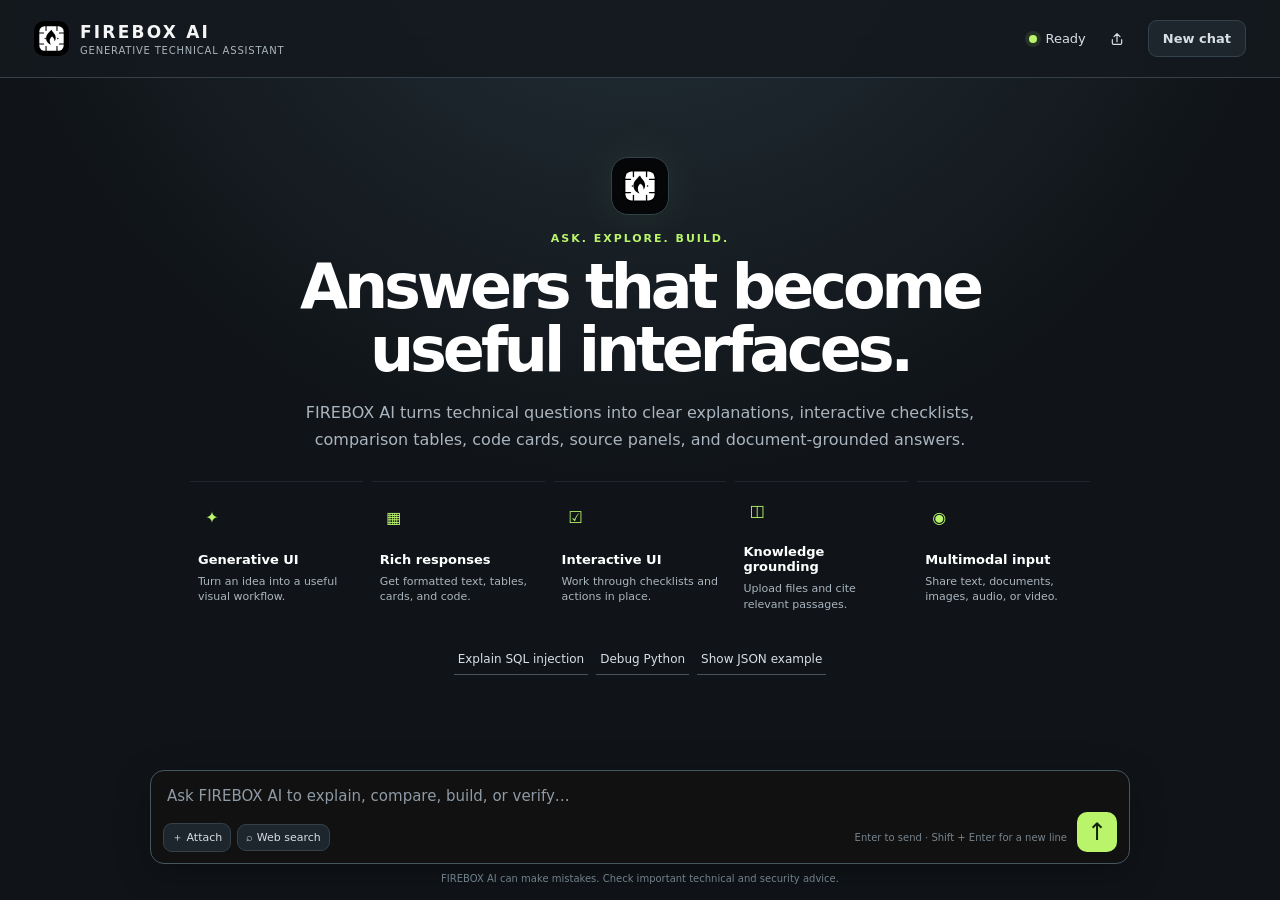
<file: chat.html>
<!doctype html>
<html lang="en">
  <head>
    <meta charset="utf-8" />
    <meta name="viewport" content="width=device-width, initial-scale=1" />
    <meta name="description" content="FIREBOX AI — a technical assistant with rich, interactive responses." />
    <title>FIREBOX AI — Generative Assistant</title>
    <link rel="icon" href="/firebox-ai-icon.svg" type="image/svg+xml" />
    <link rel="stylesheet" href="/chat.css" />
  </head>
  <body>
    <main class="chat-app">
      <header class="chat-header">
        <a class="brand" href="/chat" aria-label="FIREBOX AI home">
          <img src="/firebox-ai-icon.svg" alt="" />
          <span><strong>FIREBOX AI</strong><small>Generative technical assistant</small></span>
        </a>
        <div class="header-actions">
          <span class="status"><i></i><span id="statusText">Ready</span></span>
          <button id="shareChat" class="icon-button" type="button" aria-label="Share chat" title="Share chat">
            <svg viewBox="0 0 24 24" aria-hidden="true"><path d="M12 16V4m0 0L7.5 8.5M12 4l4.5 4.5M5 13v5a2 2 0 0 0 2 2h10a2 2 0 0 0 2-2v-5" /></svg>
          </button>
          <button id="newChat" class="secondary-button" type="button">New chat</button>
        </div>
      </header>

      <section class="conversation" aria-label="FIREBOX AI conversation">
        <div class="messages" id="messages" aria-live="polite">
          <div class="welcome" id="welcome">
            <div class="welcome-mark"><img src="/firebox-ai-icon.svg" alt="" /></div>
            <p class="eyebrow">ASK. EXPLORE. BUILD.</p>
            <h1>Answers that become useful interfaces.</h1>
            <p class="welcome-copy">FIREBOX AI turns technical questions into clear explanations, interactive checklists, comparison tables, code cards, source panels, and document-grounded answers.</p>
            <div class="capability-grid" aria-label="FIREBOX AI capabilities">
              <button class="capability-card" type="button" data-prompt="Create a secure deployment checklist for a FastAPI app."><span class="capability-icon">✦</span><strong>Generative UI</strong><small>Turn an idea into a useful visual workflow.</small></button>
              <button class="capability-card" type="button" data-prompt="Compare SQL and NoSQL databases in a table."><span class="capability-icon">▦</span><strong>Rich responses</strong><small>Get formatted text, tables, cards, and code.</small></button>
              <button class="capability-card" type="button" data-prompt="Give me an interactive debugging checklist for a Python error."><span class="capability-icon">☑</span><strong>Interactive UI</strong><small>Work through checklists and actions in place.</small></button>
              <button class="capability-card" type="button" data-prompt="Explain how to review an uploaded technical document."><span class="capability-icon">◫</span><strong>Knowledge grounding</strong><small>Upload files and cite relevant passages.</small></button>
              <button class="capability-card" type="button" data-prompt="What kinds of files can I share with you?" data-scroll="composer"><span class="capability-icon">◉</span><strong>Multimodal input</strong><small>Share text, documents, images, audio, or video.</small></button>
            </div>
            <div class="suggestions" aria-label="Suggested prompts">
              <button type="button" data-prompt="What is SQL injection?">Explain SQL injection</button>
              <button type="button" data-prompt="How do I debug a Python error?">Debug Python</button>
              <button type="button" data-prompt="Show a JSON example for an API response.">Show JSON example</button>
            </div>
          </div>
        </div>
        <div class="typing is-hidden" id="typing"><span></span><span></span><span></span><em>FIREBOX AI is composing a rich response</em></div>
        <div class="attachment-preview is-hidden" id="attachmentPreview" aria-live="polite"></div>
        <form class="composer" id="composer">
          <div class="composer-main">
            <textarea id="message" rows="1" placeholder="Ask FIREBOX AI to explain, compare, build, or verify…" aria-label="Message FIREBOX AI"></textarea>
            <div class="composer-tools">
              <input id="fileInput" type="file" hidden multiple accept=".pdf,.txt,.md,.csv,.json,.py,.js,.ts,image/*,audio/*,video/*" />
              <button class="tool-button" id="attachButton" type="button" title="Attach a file">＋ Attach</button>
              <button class="tool-button" id="searchButton" type="button" aria-pressed="false" title="Search the web for current sources">⌕ Web search</button>
              <span class="tool-hint">Enter to send · Shift + Enter for a new line</span>
            </div>
          </div>
          <button id="send" class="send-button" type="submit" aria-label="Send message">↑</button>
        </form>
        <p class="disclaimer">FIREBOX AI can make mistakes. Check important technical and security advice.</p>
      </section>
    </main>
    <div class="toast" id="toast" role="status" aria-live="polite"></div>
    <script src="/chat.js" defer></script>
  </body>
</html>
</file>
<file: chat.css>
:root {
  color: #f7f8fa;
  background: #0b0d10;
  font-family: Inter, ui-sans-serif, system-ui, -apple-system, BlinkMacSystemFont, "Segoe UI", sans-serif;
  font-synthesis: none;
  text-rendering: optimizeLegibility;
  --bg: #0b0d10;
  --panel: #11151a;
  --panel-2: #171c22;
  --line: #28313b;
  --muted: #93a0ae;
  --soft: #c7d0d9;
  --accent: #b9f46b;
  --accent-ink: #11210a;
  --blue: #8cc9ff;
}
* { box-sizing: border-box; }
html, body { min-width: 320px; min-height: 100%; margin: 0; }
body { background: radial-gradient(circle at 50% -20%, #1b2831 0, var(--bg) 48%); }
button, textarea, input { font: inherit; }
button { cursor: pointer; }
.chat-app { min-height: 100vh; display: flex; flex-direction: column; }
.chat-header { height: 78px; display: flex; align-items: center; justify-content: space-between; gap: 20px; padding: 0 34px; border-bottom: 1px solid var(--line); background: rgba(13,16,20,.85); backdrop-filter: blur(18px); position: sticky; top: 0; z-index: 3; }
.brand { display: inline-flex; align-items: center; gap: 11px; color: #f5f5f5; text-decoration: none; }
.brand img { width: 35px; height: 35px; border-radius: 10px; background: #000; }
.brand span { display: grid; gap: 3px; }
.brand strong { font-size: 17px; letter-spacing: .13em; }
.brand small { color: var(--muted); font-size: 10px; letter-spacing: .08em; text-transform: uppercase; }
.header-actions { display: flex; align-items: center; gap: 14px; }
.status { display: inline-flex; align-items: center; gap: 8px; color: var(--soft); font-size: 13px; }
.status i { width: 8px; height: 8px; border-radius: 50%; background: var(--accent); box-shadow: 0 0 0 4px rgba(185,244,107,.11); }
.secondary-button, .suggestions button, .tool-button { border: 1px solid var(--line); border-radius: 9px; background: var(--panel-2); color: var(--soft); }
.secondary-button { padding: 10px 14px; font-size: 13px; font-weight: 700; }
.secondary-button:hover, .suggestions button:hover, .tool-button:hover { border-color: #60717e; color: #fff; }
.conversation { width: min(980px, calc(100% - 36px)); height: calc(100vh - 78px); min-height: 0; display: flex; flex-direction: column; margin: 0 auto; padding: 26px 0 16px; }
.messages { flex: 1 1 auto; min-height: 0; overflow-y: auto; padding: 8px 8px 28px; scrollbar-width: thin; scrollbar-color: #44515d transparent; }
.messages::-webkit-scrollbar { width: 8px; }.messages::-webkit-scrollbar-thumb { border-radius: 999px; background: #44515d; }
.welcome { max-width: 900px; margin: 5vh auto 0; text-align: center; }
.welcome-mark { width: 58px; height: 58px; display: grid; place-items: center; margin: 0 auto 17px; border: 1px solid #35414a; border-radius: 17px; background: #050608; box-shadow: 0 0 50px rgba(185,244,107,.08); }
.welcome-mark img { width: 42px; height: 42px; }.eyebrow { margin: 0 0 10px; color: var(--accent); font-size: 11px; font-weight: 800; letter-spacing: .18em; }
.welcome h1 { max-width: 760px; margin: 0 auto; color: #fff; font-size: clamp(34px, 6vw, 62px); line-height: 1.02; letter-spacing: -.065em; }
.welcome-copy { max-width: 680px; margin: 19px auto 28px; color: var(--muted); font-size: 16px; line-height: 1.65; }
.capability-grid { display: grid; grid-template-columns: repeat(5, 1fr); gap: 9px; text-align: left; }.capability-card { min-height: 148px; padding: 15px; border: 1px solid var(--line); border-radius: 13px; background: linear-gradient(145deg, rgba(26,33,41,.9), rgba(16,20,25,.9)); color: #fff; text-align: left; transition: transform .2s, border-color .2s, background .2s; }.capability-card:hover { transform: translateY(-3px); border-color: #6a7d89; background: #1c252c; }.capability-icon { display: grid; place-items: center; width: 28px; height: 28px; margin-bottom: 20px; border-radius: 8px; background: rgba(185,244,107,.12); color: var(--accent); font-size: 16px; }.capability-card strong, .capability-card small { display: block; }.capability-card strong { font-size: 13px; }.capability-card small { margin-top: 7px; color: var(--muted); font-size: 11px; line-height: 1.4; }.suggestions { display: flex; flex-wrap: wrap; justify-content: center; gap: 8px; margin-top: 18px; }.suggestions button { padding: 10px 13px; font-size: 12px; }
.message { max-width: 820px; margin: 0 auto 22px; }.user-message { display: flex; justify-content: flex-end; }.bubble { max-width: 82%; padding: 14px 17px; border-radius: 15px; color: #f3f5f6; font-size: 15px; line-height: 1.65; overflow-wrap: anywhere; }.user .bubble { background: #27323b; border: 1px solid #3b4a56; border-bottom-right-radius: 4px; }.assistant .bubble { background: var(--panel); border: 1px solid var(--line); border-bottom-left-radius: 4px; box-shadow: 0 12px 35px rgba(0,0,0,.2); }.assistant-label { margin: 0 0 8px 2px; color: var(--accent); font-size: 10px; font-weight: 800; letter-spacing: .13em; text-transform: uppercase; }
.rich-content { font-size: 15px; line-height: 1.7; }.rich-content p { margin: 0 0 11px; }.rich-content p:last-child { margin-bottom: 0; }.rich-content h2, .rich-content h3 { margin: 18px 0 8px; line-height: 1.2; }.rich-content h2 { font-size: 20px; }.rich-content h3 { font-size: 16px; }.rich-content ul, .rich-content ol { margin: 8px 0 13px; padding-left: 22px; }.rich-content li { margin: 5px 0; }.rich-content code { padding: 2px 5px; border: 1px solid #32404a; border-radius: 5px; background: #0b1014; color: #d3fba8; font-family: ui-monospace, SFMono-Regular, Consolas, monospace; font-size: .9em; }.rich-content a { color: var(--blue); }.code-card { margin: 14px 0; overflow: hidden; border: 1px solid #34434d; border-radius: 10px; background: #0a0d10; }.code-card-head { display: flex; justify-content: space-between; align-items: center; padding: 8px 11px; border-bottom: 1px solid #25313a; color: var(--muted); font-size: 11px; }.code-card pre { margin: 0; padding: 13px; overflow-x: auto; color: #dbe7ee; font-size: 12px; line-height: 1.55; }.code-card button, .response-action { padding: 5px 8px; border: 1px solid #3a4b56; border-radius: 6px; background: #162028; color: #c9d6dd; font-size: 11px; }.code-card button:hover, .response-action:hover { border-color: var(--accent); color: var(--accent); }.rich-table-wrap { margin: 13px 0; overflow-x: auto; border: 1px solid #34434d; border-radius: 10px; }.rich-table { width: 100%; min-width: 420px; border-collapse: collapse; font-size: 12px; }.rich-table th, .rich-table td { padding: 10px 12px; border-bottom: 1px solid #29343d; text-align: left; vertical-align: top; }.rich-table th { background: #1a242b; color: var(--accent); font-weight: 750; }.rich-table tr:last-child td { border-bottom: 0; }.generated-panel { margin-top: 14px; padding: 13px; border: 1px solid #35464f; border-radius: 11px; background: linear-gradient(135deg, rgba(185,244,107,.08), rgba(140,201,255,.05)); }.generated-label { margin-bottom: 9px; color: var(--accent); font-size: 10px; font-weight: 800; letter-spacing: .12em; text-transform: uppercase; }.generated-check { display: flex; align-items: flex-start; gap: 9px; padding: 7px 0; color: var(--soft); font-size: 13px; }.generated-check input { margin-top: 3px; accent-color: var(--accent); }.sources { display: grid; grid-template-columns: repeat(auto-fit, minmax(190px, 1fr)); gap: 8px; margin-top: 13px; }.source-card { display: block; padding: 10px; border: 1px solid #33424c; border-radius: 9px; background: #151c21; color: var(--soft); text-decoration: none; }.source-card:hover { border-color: var(--blue); }.source-card strong, .source-card small { display: block; }.source-card strong { font-size: 12px; }.source-card small { margin-top: 4px; color: var(--muted); font-size: 10px; line-height: 1.4; }.response-actions { display: flex; gap: 7px; margin-top: 12px; }.typing { display: flex; align-items: center; gap: 4px; width: fit-content; margin: 0 auto 12px; padding: 9px 12px; border: 1px solid var(--line); border-radius: 10px; background: var(--panel); color: var(--muted); }.typing span { width: 4px; height: 4px; border-radius: 50%; background: var(--accent); animation: pulse 1s infinite ease-in-out; }.typing span:nth-child(2) { animation-delay: .12s; }.typing span:nth-child(3) { animation-delay: .24s; }.typing em { margin-left: 6px; font-size: 10px; font-style: normal; }@keyframes pulse { 0%,100% { opacity:.25; transform:translateY(0) } 50% { opacity:1; transform:translateY(-2px) } }
.attachment-preview { display: flex; flex-wrap: wrap; gap: 8px; padding: 7px 4px; }.attachment-chip { display: inline-flex; align-items: center; gap: 7px; max-width: 240px; padding: 7px 9px; border: 1px solid #354852; border-radius: 8px; background: #151d22; color: var(--soft); font-size: 11px; }.attachment-chip img { width: 27px; height: 27px; object-fit: cover; border-radius: 5px; }.attachment-chip button { border: 0; background: transparent; color: var(--muted); font-size: 17px; line-height: 1; }.attachment-chip button:hover { color: #fff; }.attachment-note { color: var(--muted); font-size: 11px; align-self: center; }
.composer { display: flex; align-items: flex-end; gap: 10px; padding: 11px 12px; border: 1px solid #465762; border-radius: 14px; background: rgba(31,40,47,.92); box-shadow: 0 9px 35px rgba(0,0,0,.3); }.composer-main { flex: 1; min-width: 0; }.composer textarea { width: 100%; min-height: 30px; max-height: 150px; resize: none; padding: 3px 4px; border: 0; outline: 0; background: transparent; color: #f5f5f5; font-size: 15px; line-height: 1.5; }.composer textarea::placeholder { color: #8e9aa5; }.composer-tools { display: flex; align-items: center; gap: 6px; margin-top: 7px; }.tool-button { padding: 6px 8px; font-size: 11px; }.tool-button[aria-pressed="true"] { border-color: var(--accent); background: rgba(185,244,107,.12); color: var(--accent); }.tool-hint { margin-left: auto; color: #76848e; font-size: 10px; }.send-button { width: 40px; height: 40px; flex: 0 0 40px; border: 0; border-radius: 10px; background: var(--accent); color: var(--accent-ink); font-size: 24px; line-height: 1; }.send-button:hover { filter: brightness(1.08); }.send-button:disabled { opacity: .4; cursor: wait; }.disclaimer { margin: 9px 0 0; color: #71808b; text-align: center; font-size: 10px; }.toast { position: fixed; right: 18px; bottom: 18px; z-index: 8; max-width: 340px; padding: 11px 14px; border: 1px solid #566a77; border-radius: 9px; background: #172128; color: #e8eef1; font-size: 12px; box-shadow: 0 10px 25px rgba(0,0,0,.3); transform: translateY(20px); opacity: 0; pointer-events: none; transition: .2s; }.toast.is-visible { transform: translateY(0); opacity: 1; }
.is-hidden { display: none !important; }
@media (max-width: 800px) { .capability-grid { grid-template-columns: repeat(2, 1fr); }.capability-card:last-child { grid-column: span 2; }.welcome { margin-top: 3vh; } }
@media (max-width: 600px) { .chat-header { height: 70px; padding: 0 15px; }.brand strong { font-size: 14px; }.brand small { font-size: 9px; }.status { display: none; }.conversation { width: calc(100% - 20px); height: calc(100vh - 70px); padding-top: 15px; }.welcome h1 { font-size: 36px; }.welcome-copy { font-size: 14px; }.capability-grid { grid-template-columns: 1fr 1fr; gap: 7px; }.capability-card { min-height: 137px; padding: 11px; }.capability-icon { margin-bottom: 13px; }.suggestions { display: grid; }.suggestions button { width: 100%; }.bubble { max-width: 92%; }.composer-tools { flex-wrap: wrap; }.tool-hint { width: 100%; margin-left: 0; }.rich-table { min-width: 360px; } }

/* Flat ChatGPT-style conversation: generated code, tables, and checklists remain intentionally rich. */
body, :root { background: #000; }
.message { margin-bottom: 28px; }
.bubble, .assistant .bubble, .user .bubble { max-width: 100%; padding: 0; border: 0; border-radius: 0; background: transparent; box-shadow: none; }
.user .bubble { color: #d9e0e5; text-align: right; }
.capability-card { min-height: 0; padding: 14px 8px; border: 0; border-top: 1px solid #20262b; border-radius: 0; background: transparent; }
.capability-card:hover { transform: none; border-color: #596772; background: transparent; color: var(--accent); }
.capability-icon { border-radius: 0; background: transparent; }
.suggestions button { padding: 8px 4px; border: 0; border-bottom: 1px solid #47525a; border-radius: 0; background: transparent; }
.suggestions button:hover { border-color: var(--accent); background: transparent; }
.composer { background: #111; }

.icon-button, .icon-action { display: inline-grid; place-items: center; }
.icon-button { width: 34px; height: 34px; padding: 7px; border: 1px solid transparent; border-radius: 8px; background: transparent; color: var(--soft); }
.icon-button:hover { border-color: var(--line); background: #171b20; color: #fff; }
.icon-button svg, .icon-action svg { width: 16px; height: 16px; fill: none; stroke: currentColor; stroke-width: 1.8; stroke-linecap: round; stroke-linejoin: round; }
.icon-action { width: 30px; height: 28px; padding: 5px; border: 0; background: transparent; color: #93a0aa; }
.icon-action:hover { border: 0; background: #171b20; color: #fff; }

.rich-content blockquote { margin: 14px 0; padding: 10px 14px; border-left: 3px solid var(--accent); background: #101510; color: #d6e4d0; }
.syntax-keyword { color: #c792ea; }
.syntax-string { color: #c3e88d; }
.syntax-comment { color: #71808a; font-style: italic; }
.syntax-number { color: #f78c6c; }

/* Mobile viewport fix: keep the composer above browser chrome and safe-area insets. */
@supports (height: 100dvh) {
  .chat-app { min-height: 100dvh; }
}
@media (max-width: 600px) {
  .chat-app { min-height: 100svh; }
  .chat-header { flex: 0 0 70px; }
  .conversation { height: calc(100svh - 70px); min-height: 0; padding-bottom: calc(10px + env(safe-area-inset-bottom)); }
  .composer { width: 100%; flex: 0 0 auto; margin-bottom: 0; }
  .composer textarea { min-width: 0; }
  .messages { min-height: 0; padding-bottom: 18px; }
}
@media (max-width: 600px) and (min-height: 500px) {
  @supports (height: 100dvh) {
    .chat-app { min-height: 100dvh; }
    .conversation { height: calc(100dvh - 70px); }
  }
}

.generated-card-rail { margin: 18px 0 8px; }
.generated-card-rail-label { margin-bottom: 8px; color: var(--accent); font-size: 10px; font-weight: 800; letter-spacing: .12em; text-transform: uppercase; }
.generated-card-scroller { display: flex; gap: 12px; overflow-x: auto; padding: 2px 2px 12px; scroll-snap-type: x mandatory; overscroll-behavior-x: contain; scrollbar-width: thin; scrollbar-color: #53636d transparent; }
.generated-card-scroller::-webkit-scrollbar { height: 6px; }
.generated-card-scroller::-webkit-scrollbar-thumb { border-radius: 999px; background: #53636d; }
.generated-card { flex: 0 0 min(280px, 78vw); min-height: 150px; padding: 18px; scroll-snap-align: start; border: 1px solid #303b44; border-radius: 14px; background: linear-gradient(145deg, #171c21, #0d1013); }
.generated-card:hover { border-color: #687b86; }
.generated-card-icon { display: grid; place-items: center; width: 28px; height: 28px; margin-bottom: 22px; border-radius: 8px; background: rgba(185,244,107,.12); color: var(--accent); }
.generated-card h3 { margin: 0; color: #fff; font-size: 16px; line-height: 1.25; }
.generated-card p { margin: 8px 0 0; color: var(--muted); font-size: 13px; line-height: 1.5; }
@media (max-width: 600px) {
  .generated-card-scroller { margin-right: -10px; padding-right: 22px; }
  .generated-card { flex-basis: 78vw; min-height: 145px; }
}

.generated-card-check { display: flex; align-items: center; gap: 7px; margin-top: 18px; color: var(--soft); font-size: 11px; cursor: pointer; }
.generated-card-check input { width: 16px; height: 16px; accent-color: var(--accent); }
.generated-card-check input:checked + span { color: var(--accent); text-decoration: line-through; }
.generated-card-send { margin-top: 18px; padding: 7px 10px; border: 1px solid #3d4d57; border-radius: 7px; background: #172128; color: var(--soft); font-size: 11px; cursor: pointer; }
.generated-card-send:hover { border-color: var(--accent); color: var(--accent); }
.generated-card.is-checklist:has(input:checked) { border-color: rgba(185,244,107,.55); opacity: .82; }

.rich-content h4, .rich-content h5, .rich-content h6 { margin: 14px 0 7px; color: #eef3f5; line-height: 1.3; }
.rich-content h4 { font-size: 15px; }
.rich-content h5 { font-size: 14px; color: var(--soft); }
.rich-content h6 { font-size: 13px; color: var(--muted); letter-spacing: .02em; }

/* Readability and lighter dark mode */
:root { --bg: #101418; --panel: #171d23; --panel-2: #1d262d; --line: #35414a; --muted: #aab5bf; --soft: #d7dfe5; }
body, :root { background: #101418; }
body { background: radial-gradient(circle at 50% -20%, #26343d 0, var(--bg) 52%); }
.chat-header { background: rgba(20, 26, 31, .92); }
.bubble, .rich-content { font-size: 16px; }
.rich-content { line-height: 1.75; }
.rich-content h2 { font-size: 22px; }.rich-content h3 { font-size: 18px; }
.generated-card { flex-basis: min(250px, 72vw); min-height: 132px; padding: 15px; border-color: #3a4852; background: linear-gradient(145deg, #1b2329, #141a1f); }
.generated-card h3 { font-size: 17px; }.generated-card p { font-size: 14px; }
.generated-card-icon { width: 26px; height: 26px; margin-bottom: 16px; }
.generated-card-check, .generated-card-send { font-size: 13px; }
.generated-actions { display: flex; flex-wrap: wrap; gap: 9px; margin: 16px 0; }
.generated-action-button, .approval-button, .approval-dismiss { padding: 10px 13px; border: 1px solid #52636e; border-radius: 9px; background: #1b252c; color: var(--soft); font-size: 14px; cursor: pointer; }
.generated-action-button:hover, .approval-button:hover { border-color: var(--accent); color: var(--accent); }
.generated-action-button span { color: var(--accent); }
.approval-block { margin: 18px 0; padding: 17px; border: 1px solid #6b7d55; border-radius: 13px; background: linear-gradient(135deg, rgba(185,244,107,.12), rgba(39, 50, 46, .55)); }
.approval-kicker { margin-bottom: 8px; color: var(--accent); font-size: 11px; font-weight: 800; letter-spacing: .12em; text-transform: uppercase; }
.approval-block h3 { margin: 0; font-size: 18px; }.approval-block p { margin: 8px 0 0; color: var(--soft); }
.approval-actions { display: flex; flex-wrap: wrap; gap: 8px; margin-top: 15px; }.approval-button { border-color: var(--accent); background: rgba(185,244,107,.16); color: var(--accent); font-weight: 750; }.approval-dismiss { background: transparent; color: var(--muted); }
.approval-block.is-approved { border-color: var(--accent); opacity: .72; }.approval-block.is-approved .approval-kicker::after { content: ' · approved'; }.approval-block.is-dismissed { opacity: .5; }
.generated-flow { margin: 18px 0; }.flow-track { display: flex; align-items: center; gap: 10px; overflow-x: auto; padding: 9px 3px 14px; scroll-snap-type: x proximity; }.flow-track.is-vertical { flex-direction: column; align-items: stretch; overflow-x: visible; }.flow-node { flex: 0 0 auto; min-width: 150px; padding: 14px 16px; border: 1px solid #536b79; border-radius: 12px; background: #1a252c; color: #f5f8fa; font-size: 15px; text-align: center; scroll-snap-align: start; }.flow-arrow { flex: 0 0 auto; color: var(--accent); font-size: 24px; }.flow-track.is-vertical .flow-arrow { transform: rotate(90deg); }
@media (max-width: 600px) { .bubble, .rich-content { font-size: 16px; }.generated-card { flex-basis: 72vw; }.flow-node { min-width: 68vw; }.approval-block { padding: 14px; } }
</file>
